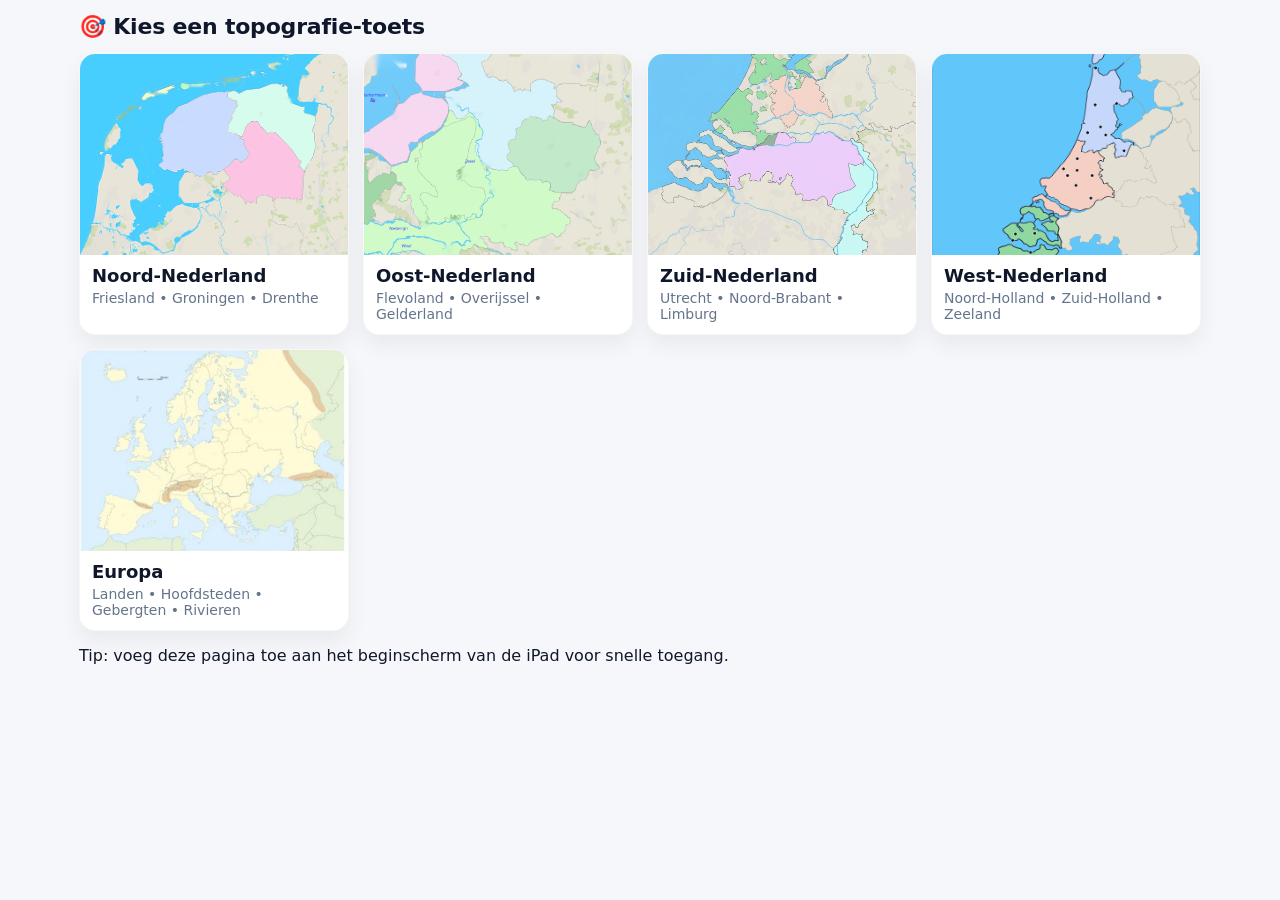
<file: index.html>
<!doctype html>
<html lang="nl">
<head>
  <meta charset="utf-8" />
  <meta name="viewport" content="width=device-width,initial-scale=1" />
  <title>Hi! – Topografie oefenen</title>
  <link rel="stylesheet" href="styles.css?v=20261009-1">
</head>

<body>
  <div class="wrap">
    <h1>🎯 Kies een topografie-toets</h1>

    <div class="grid">

      <a class="card" href="play.html?set=noord">
        <img class="thumb" src="noord_schoon2.png?v=20260227-1" alt="Noord Nederland kaart">
        <div class="card-content">
          <p class="title">Noord-Nederland</p>
          <p class="desc">Friesland • Groningen • Drenthe</p>
        </div>
      </a>

      <a class="card" href="play.html?set=oost">
        <img class="thumb" src="oost_schoon4.png?v=20260227-1" alt="Oost Nederland kaart">
        <div class="card-content">
          <p class="title">Oost-Nederland</p>
          <p class="desc">Flevoland • Overijssel • Gelderland</p>
        </div>
      </a>

      <a class="card" href="play.html?set=zuid">
        <img class="thumb" src="zuid_schoon3.png?v=20260227-1" alt="Zuid Nederland kaart">
        <div class="card-content">
          <p class="title">Zuid-Nederland</p>
          <p class="desc">Utrecht • Noord-Brabant • Limburg</p>
        </div>
      </a>

      <a class="card" href="play.html?set=west">
        <img class="thumb" src="west_schoon2.png?v=20260521-2" alt="West Nederland kaart">
        <div class="card-content">
          <p class="title">West-Nederland</p>
          <p class="desc">Noord-Holland • Zuid-Holland • Zeeland</p>
        </div>
      </a>

      <a class="card" href="play.html?set=europa">
        <img class="thumb" src="europa_schoon2.jpg?v=20261009-1" alt="Kaart van Europa">
        <div class="card-content">
          <p class="title">Europa</p>
          <p class="desc">Landen • Hoofdsteden • Gebergten • Rivieren</p>
        </div>
      </a>

    </div>

    <div class="hint">
      Tip: voeg deze pagina toe aan het beginscherm van de iPad voor snelle toegang.
    </div>
  </div>
</body>
</html>
</file>
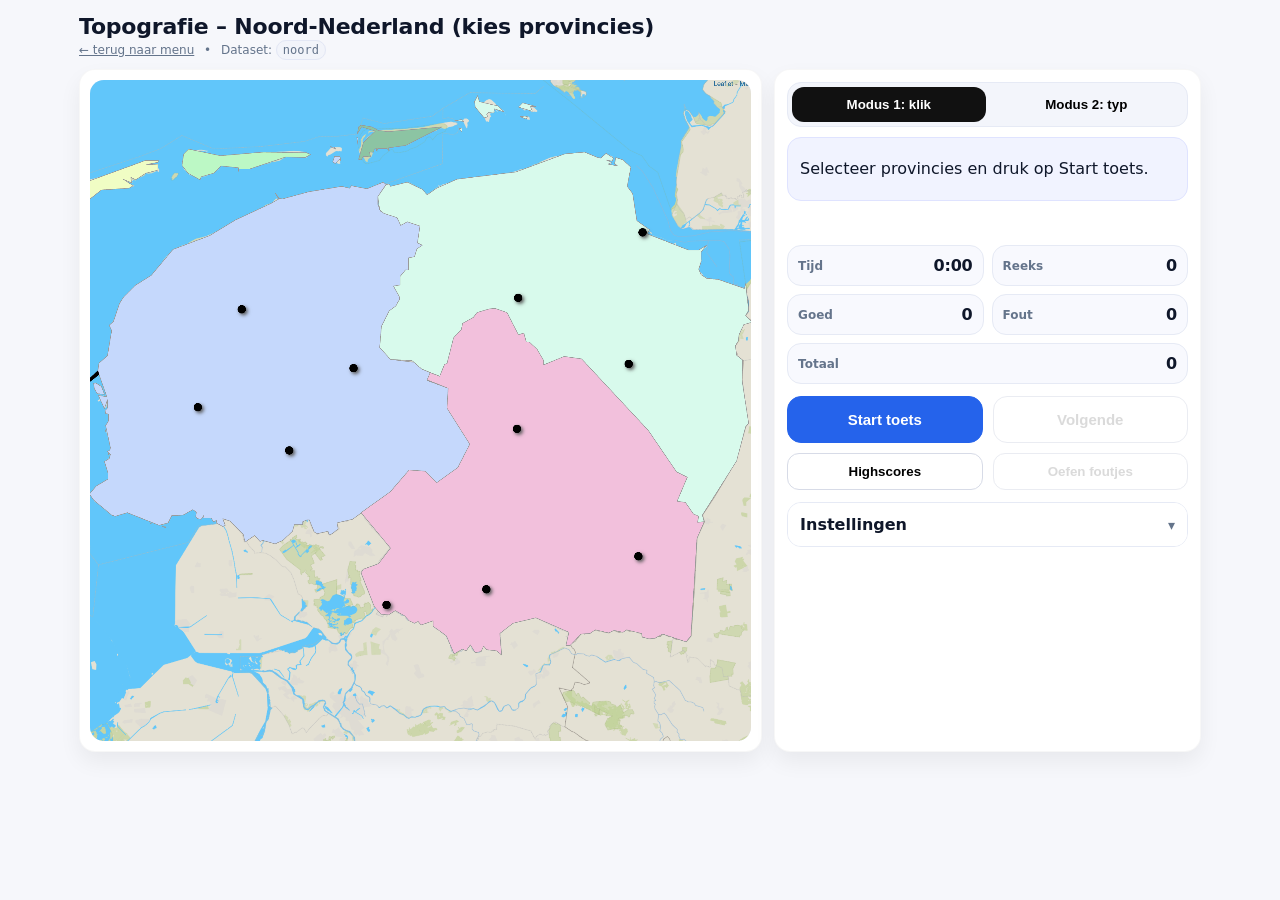
<file: play.html>
<!doctype html>
<html lang="nl">
<head>
  <meta charset="utf-8" />
  <meta name="viewport" content="width=device-width,initial-scale=1" />
  <title>Topografie – Spelen</title>
  <link rel="stylesheet" href="styles.css?v=20261009-1">
</head>
<body>
  <div class="wrap">
    <header class="topbar">
      <div>
        <h1 id="pageTitle">Topografie</h1>
        <div class="subtle">
          <a href="index.html">← terug naar menu</a>
          <span class="dot">•</span>
          Dataset: <code id="datasetCode">?</code>
        </div>
      </div>
    </header>

    <div class="layout">
      <!-- MAP -->
      <section class="card mapcard">
        <canvas id="map"></canvas>
      </section>

      <!-- PANEL -->
      <aside class="card panel">

        <!-- PRIMARY: MODE + PROMPT -->
        <div class="section">
          <div class="segmented" role="tablist" aria-label="Modus">
            <button id="mode1" class="seg primary" type="button">Modus 1: klik</button>
            <button id="mode2" class="seg" type="button">Modus 2: typ</button>
          </div>

          <div class="prompt" id="prompt">Laden…</div>

          <div id="typingArea" class="typing" style="display:none;">
            <input id="answer" type="text" placeholder="Typ de plaatsnaam…" autocomplete="off" />
            <button id="check" class="btn primary" type="button">Check</button>
            <button id="skip" class="btn" type="button">Skip</button>
          </div>

          <div class="feedback" id="feedback"></div>
        </div>

        <!-- SCORE: COMPACT -->
        <div class="section">
          <div class="statsgrid">
            <div class="stat"><span class="k">Tijd</span><span class="v" id="time">0:00</span></div>
            <div class="stat"><span class="k">Reeks</span><span class="v" id="streak">0</span></div>
            <div class="stat"><span class="k">Goed</span><span class="v" id="good">0</span></div>
            <div class="stat"><span class="k">Fout</span><span class="v" id="bad">0</span></div>
            <div class="stat wide"><span class="k">Totaal</span><span class="v" id="total">0</span></div>
          </div>
        </div>

        <!-- PRIMARY ACTIONS -->
        <div class="section">
          <div class="actions">
            <button id="startTest" class="btn accent big" type="button">Start toets</button>
            <button id="next" class="btn big" type="button" disabled>Volgende</button>
          </div>

          <div class="actions secondary">
            <button id="highscores" class="btn" type="button">Highscores</button>
            <button id="repeatWrong" class="btn" type="button" disabled>Oefen foutjes</button>
          </div>
        </div>

        <!-- SETTINGS (collapsible) -->
        <details class="details" id="settingsDetails">
          <summary class="summary">Instellingen</summary>

          <div class="detailsBody">
            <div class="row">
              <button id="practiceToggle" class="btn" type="button">Oefenen: namen aan</button>
              <button id="reset" class="btn danger" type="button">Reset</button>
            </div>

            <div class="provHeader">
              <div class="provTitle">
                <b id="groupLabel">Provincies</b>
                <span class="tag" id="activeCount">0 plaatsen</span>
              </div>
              <button id="selectAll" class="btn" type="button">Alles</button>
            </div>

            <div class="chklist" id="provinceList"></div>

            <div class="hint subtle">
              Tip: zet instellingen alleen open als je iets wil aanpassen.
            </div>
          </div>
        </details>

      </aside>
    </div>
  </div>

  <!-- Highscore modal -->
  <div id="modalBackdrop" class="modal-backdrop" style="display:none;">
    <div class="modal">
      <div class="modalTop">
        <b>🏆 Highscores</b>
        <button id="closeModal" class="btn" type="button">Sluiten</button>
      </div>
      <div class="subtle" id="hsSubtitle" style="margin-top:6px;"></div>
      <div class="divider"></div>
      <div id="hsContent" class="subtle"></div>
    </div>
  </div>

  <script type="module">
    // Verhoog deze als je JS wijzigt (cache-buster voor engine + datasets)
    const APP_VERSION = "v1.6.0";

    const params = new URLSearchParams(location.search);
    const set = params.get("set") || "noord";

    const { TopoEngine } = await import(`./engine.js?v=${encodeURIComponent(APP_VERSION)}`);
    const datasetModule = await import(`./datasets/${set}.js?v=${encodeURIComponent(APP_VERSION)}`);
    const dataset = datasetModule.DATASET;

    document.getElementById("pageTitle").textContent = dataset.title;
    document.getElementById("datasetCode").textContent = dataset.id;

    new TopoEngine(dataset).mount();
  </script>
</body>
</html>
</file>
<file: styles.css>
:root{
  --bg:#f6f7fb;
  --card:#fff;
  --text:#0f172a;
  --muted:#64748b;
  --border:#e6eaf5;
  --shadow: 0 10px 22px rgba(0,0,0,.06);

  /* Primary = algemene donkere knoppen (zoals Highscores) */
  --primary:#111;
  --primaryText:#fff;

  /* Start toets accentkleur */
  --accent:#2563eb;        /* blauw */
  --accentText:#fff;

  --radius:16px;
}

*{ box-sizing:border-box; }
html,body{ height:100%; }
body{
  margin:0;
  background:var(--bg);
  color:var(--text);
  font-family: system-ui, -apple-system, Segoe UI, Roboto, Arial, sans-serif;
}

a{ color:inherit; }
code{ background:#f2f4fa; border:1px solid #e3e7f5; padding:2px 6px; border-radius:999px; }

.wrap{
  max-width: 1150px;
  margin: 0 auto;
  padding: 14px;
}

.topbar{
  display:flex;
  justify-content:space-between;
  align-items:flex-end;
  gap:12px;
  margin-bottom:12px;
}
h1{
  margin:0;
  font-size: 22px;
  letter-spacing: -0.2px;
}
.subtle{
  font-size: 12px;
  color: var(--muted);
  margin-top:4px;
}
.subtle .dot{ margin:0 6px; }

.layout{
  display:grid;
  grid-template-columns: 1.6fr 1fr;
  gap: 12px;
}
@media (max-width: 980px){
  .layout{ grid-template-columns: 1fr; }
}

.card{
  background: var(--card);
  border-radius: var(--radius);
  padding: 12px;
  box-shadow: var(--shadow);
  border: 1px solid rgba(0,0,0,.03);
}

.mapcard{
  padding: 10px;
  align-self: start; /* niet uitrekken tot de hoogte van het paneel (brede kaarten) */
}
canvas{
  width:100%;
  height:auto;
  display:block;
  border-radius: 14px;
  background:#e9ecf6;
}

.panel{
  display:flex;
  flex-direction:column;
  gap: 12px;
}

.section{
  display:grid;
  gap: 10px;
}

/* ✅ Prompt altijd 2 regels hoog (geen verspringen) */
.prompt{
  font-size: 16px;
  padding: 12px 12px;
  border-radius: 14px;
  background: #f1f3ff;
  border: 1px solid #dfe3ff;
  line-height: 1.25;

  /* “min 2 regels” */
  min-height: calc(1.25em * 2 + 24px); /* 2 regels + padding */
  display:flex;
  align-items:center;
}

.feedback{
  min-height: 22px;
  font-weight: 800;
  font-size: 14px;
}
.feedback.good{ color:#0a7a2f; }
.feedback.bad{ color:#b00020; }

.segmented{
  display:grid;
  grid-template-columns: 1fr 1fr;
  background:#f3f5fb;
  border:1px solid var(--border);
  border-radius: 14px;
  padding: 4px;
  gap: 4px;
}
.seg{
  border:0;
  background:transparent;
  padding: 10px 10px;
  border-radius: 12px;
  font-weight: 700;
  cursor:pointer;
}
.seg.primary{
  background: var(--primary);
  color: var(--primaryText);
}

.typing{
  display:flex;
  gap: 8px;
  flex-wrap:wrap;
  align-items:center;
}
.typing input{
  flex: 1 1 160px;
  padding: 12px 12px;
  border-radius: 12px;
  border:1px solid #d7dbe7;
  font-size: 14px;
}

.btn{
  padding: 10px 12px;
  border-radius: 12px;
  border:1px solid #d7dbe7;
  background:#fff;
  cursor:pointer;
  font-weight: 650;
}

/* default primary (zwart) */
.btn.primary{
  background: var(--primary);
  color: var(--primaryText);
  border-color: var(--primary);
}

/* ✅ start knop accentkleur */
.btn.accent{
  background: var(--accent);
  color: var(--accentText);
  border-color: var(--accent);
}

.btn.danger{
  border-color:#efc7cf;
  background:#fff;
}
.btn:disabled{
  opacity:.5;
  cursor:not-allowed;
}

.actions{
  display:grid;
  grid-template-columns: 1fr 1fr;
  gap: 10px;
}
.actions.secondary{
  grid-template-columns: 1fr 1fr;
}
@media (max-width: 980px){
  .actions{ grid-template-columns: 1fr 1fr; }
}

.btn.big{
  padding: 14px 12px;
  border-radius: 14px;
  font-size: 15px;
}

.statsgrid{
  display:grid;
  grid-template-columns: 1fr 1fr;
  gap: 8px;
}
.stat{
  border: 1px solid var(--border);
  background:#f8f9fe;
  border-radius: 14px;
  padding: 10px 10px;
  display:flex;
  justify-content:space-between;
  align-items:center;
  gap:10px;
}
.stat.wide{
  grid-column: 1 / -1;
}
.stat .k{
  font-size: 12px;
  color: var(--muted);
  font-weight: 650;
}
.stat .v{
  font-size: 16px;
  font-weight: 900;
  letter-spacing: -0.2px;
}

/* ✅ Instellingen: duidelijke uitklap affordance */
.details{
  border:1px solid var(--border);
  border-radius: 14px;
  overflow:hidden;
  background:#fff;
}

.summary{
  list-style:none;
  cursor:pointer;
  padding: 12px 12px;
  font-weight: 800;
  display:flex;
  justify-content:space-between;
  align-items:center;

  /* extra hint dat je kunt klikken */
  background: linear-gradient(#fff, #fff) padding-box,
              linear-gradient(to right, #eef1fb, #f8f9fe) border-box;
}

/* chevron rechts */
.summary::after{
  content:"▾";
  font-size: 14px;
  color: var(--muted);
  margin-left: 10px;
  transition: transform .18s ease;
}

/* draai chevron als open */
.details[open] > .summary::after{
  transform: rotate(180deg);
}

.summary::-webkit-details-marker{ display:none; }

.detailsBody{
  padding: 12px;
  border-top: 1px solid var(--border);
  display:grid;
  gap: 12px;
}

.row{
  display:flex;
  gap: 10px;
  flex-wrap:wrap;
  align-items:center;
}

.provHeader{
  display:flex;
  justify-content:space-between;
  align-items:center;
  gap:10px;
}
.provTitle{
  display:flex;
  align-items:center;
  gap:10px;
}

.tag{
  font-size:12px;
  padding: 3px 10px;
  border-radius:999px;
  background:#f2f4fa;
  border:1px solid #e3e7f5;
  color:#334155;
}

.chklist{
  display:grid;
  gap: 8px;
}
.chk{
  display:flex;
  align-items:center;
  gap: 10px;
  font-size: 15px;
}
.chk input{
  width: 18px;
  height: 18px;
}

.divider{
  height:1px;
  background:#eef1fb;
  margin: 8px 0;
}

.modal-backdrop{
  position:fixed;
  inset:0;
  background: rgba(15, 23, 42, .35);
  display:flex;
  align-items:center;
  justify-content:center;
  padding: 16px;
}
.modal{
  width:min(720px, 96vw);
  background:#fff;
  border-radius: 16px;
  padding: 14px;
  box-shadow: var(--shadow);
}
.modalTop{
  display:flex;
  justify-content:space-between;
  align-items:center;
  gap:12px;
}
.hint{
  line-height:1.35;
}

/* ---------- Menu (index.html) ---------- */
.grid{
  display:grid;
  grid-template-columns: repeat(auto-fill, minmax(220px, 1fr));
  gap: 14px;
  margin: 14px 0;
}
a.card{
  display:flex;
  flex-direction:column;
  padding:0;
  overflow:hidden;
  color:inherit;
  text-decoration:none;
}
a.card:hover{ transform: translateY(-2px); }
.thumb{
  width:100%;
  aspect-ratio: 4 / 3;
  object-fit: cover;
  display:block;
  background:#e9ecf6;
}
.card-content{ padding: 10px 12px 12px; }
.card-content .title{ margin:0; font-weight:800; font-size:18px; }
.card-content .desc{ margin:4px 0 0; color:var(--muted); font-size:14px; }
</file>
